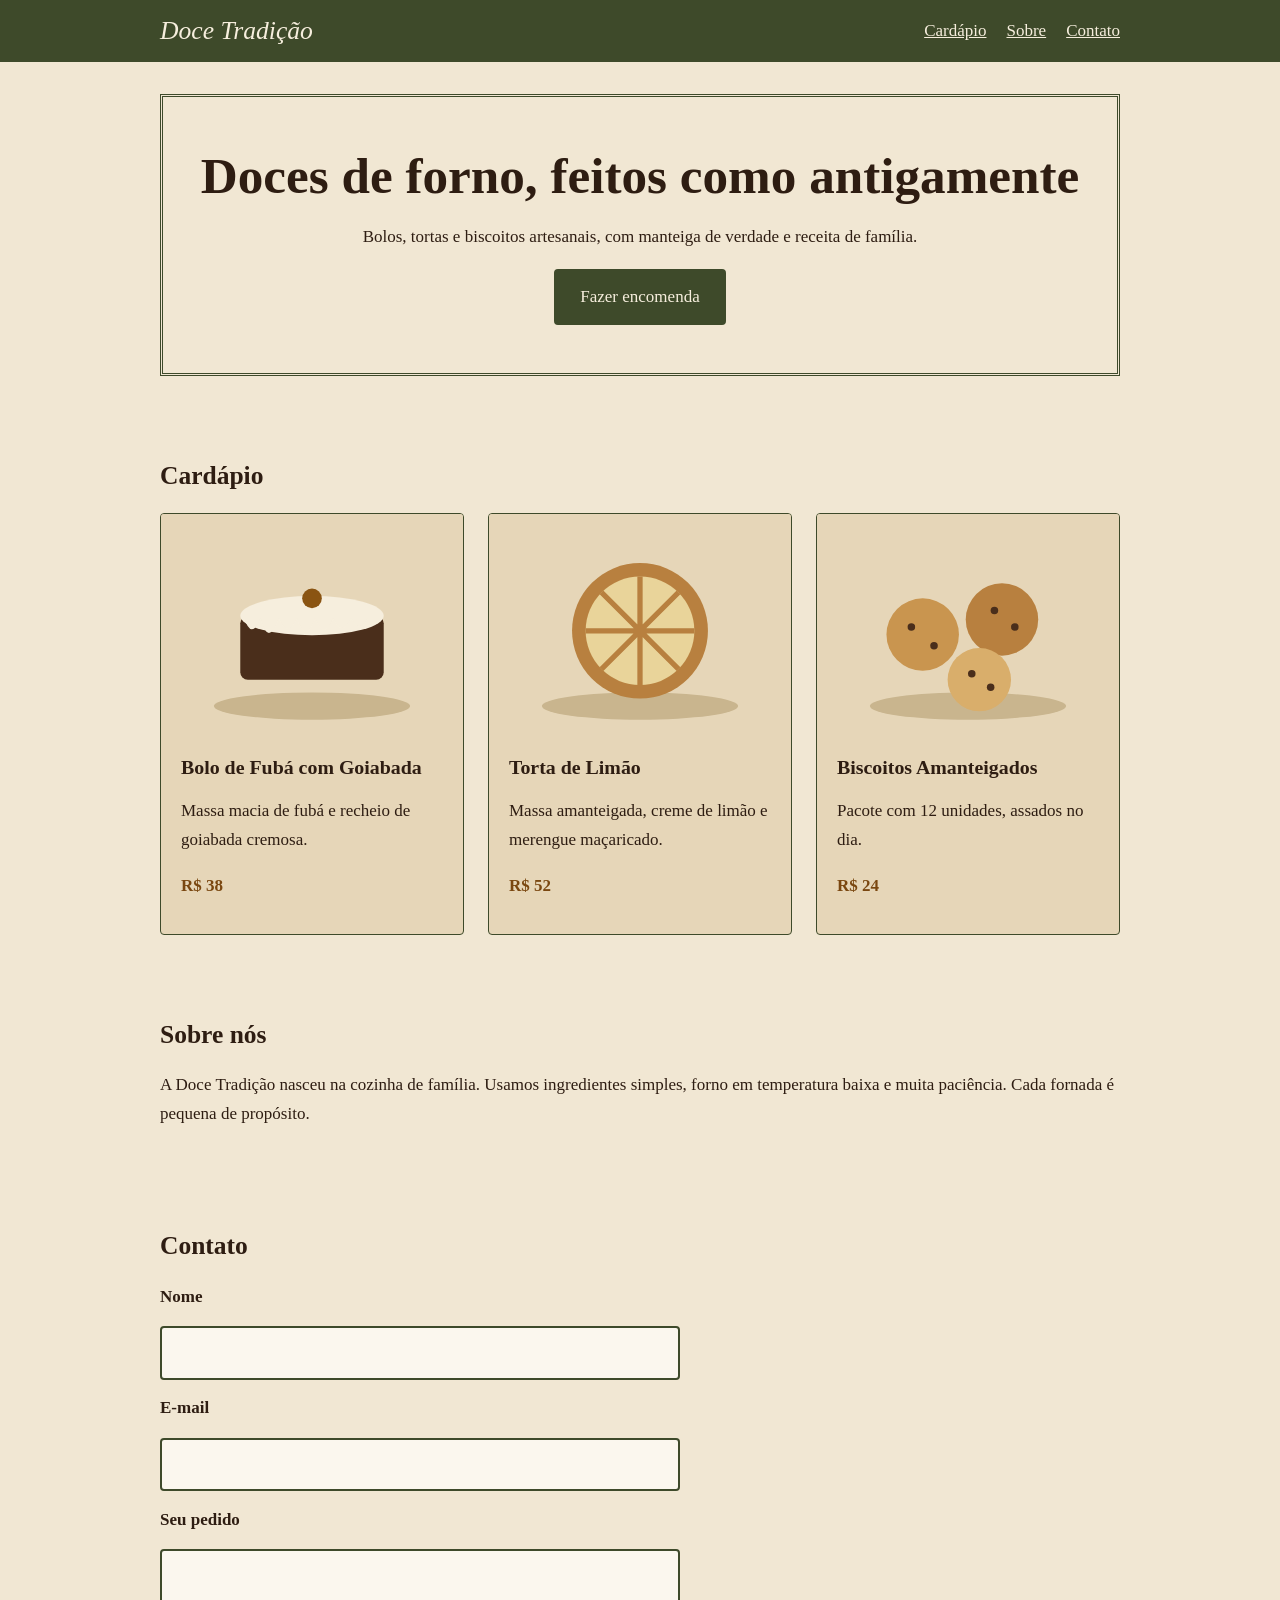
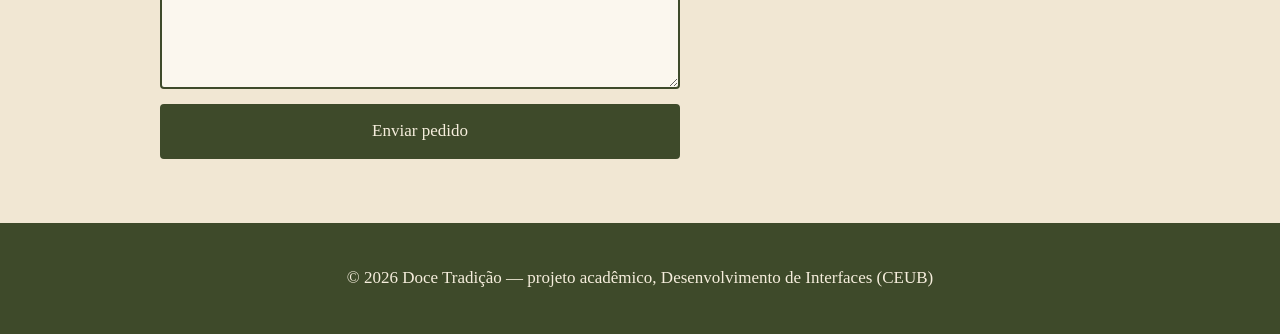
<file: fase-1/index.html>
<!DOCTYPE html>
<html lang="pt-BR">
<head>
<meta charset="UTF-8">
<meta name="viewport" content="width=device-width, initial-scale=1">
<title>Doce Tradição — Confeitaria Artesanal</title>
<link rel="stylesheet" href="style.css">
</head>
<body>
<header><div class="container">
  <span class="logo">Doce Tradição</span>
  <nav><a href="#cardapio">Cardápio</a><a href="#sobre">Sobre</a><a href="#contato">Contato</a></nav>
</div></header>
<main class="container">
  <section class="hero">
    <h1>Doces de forno, feitos como antigamente</h1>
    <p>Bolos, tortas e biscoitos artesanais, com manteiga de verdade e receita de família.</p>
    <a class="btn" href="#contato">Fazer encomenda</a>
  </section>
  <section id="cardapio">
    <h2>Cardápio</h2>
    <div class="grid">
      <article class="card"><img src="img/bolo.svg" alt="Ilustração de um bolo rústico com cobertura de creme"><div class="card-body"><h3>Bolo de Fubá com Goiabada</h3><p>Massa macia de fubá e recheio de goiabada cremosa.</p><p class="preco">R$ 38</p></div></article>
      <article class="card"><img src="img/torta.svg" alt="Ilustração de uma torta artesanal"><div class="card-body"><h3>Torta de Limão</h3><p>Massa amanteigada, creme de limão e merengue maçaricado.</p><p class="preco">R$ 52</p></div></article>
      <article class="card"><img src="img/biscoito.svg" alt="Ilustração de biscoitos assados"><div class="card-body"><h3>Biscoitos Amanteigados</h3><p>Pacote com 12 unidades, assados no dia.</p><p class="preco">R$ 24</p></div></article>
    </div>
  </section>
  <section id="sobre">
    <h2>Sobre nós</h2>
    <p>A Doce Tradição nasceu na cozinha de família. Usamos ingredientes simples, forno em temperatura baixa e muita paciência. Cada fornada é pequena de propósito.</p>
  </section>
  <section id="contato">
    <h2>Contato</h2>
    <form action="#">
      <label for="nome">Nome</label><input id="nome" type="text" required>
      <label for="email">E-mail</label><input id="email" type="email" required>
      <label for="mensagem">Seu pedido</label><textarea id="mensagem" rows="4" required></textarea>
      <button class="btn" type="submit">Enviar pedido</button>
    </form>
  </section>
</main>
<footer><p>© 2026 Doce Tradição — projeto acadêmico, Desenvolvimento de Interfaces (CEUB)</p></footer>
</body>
</html>
</file>
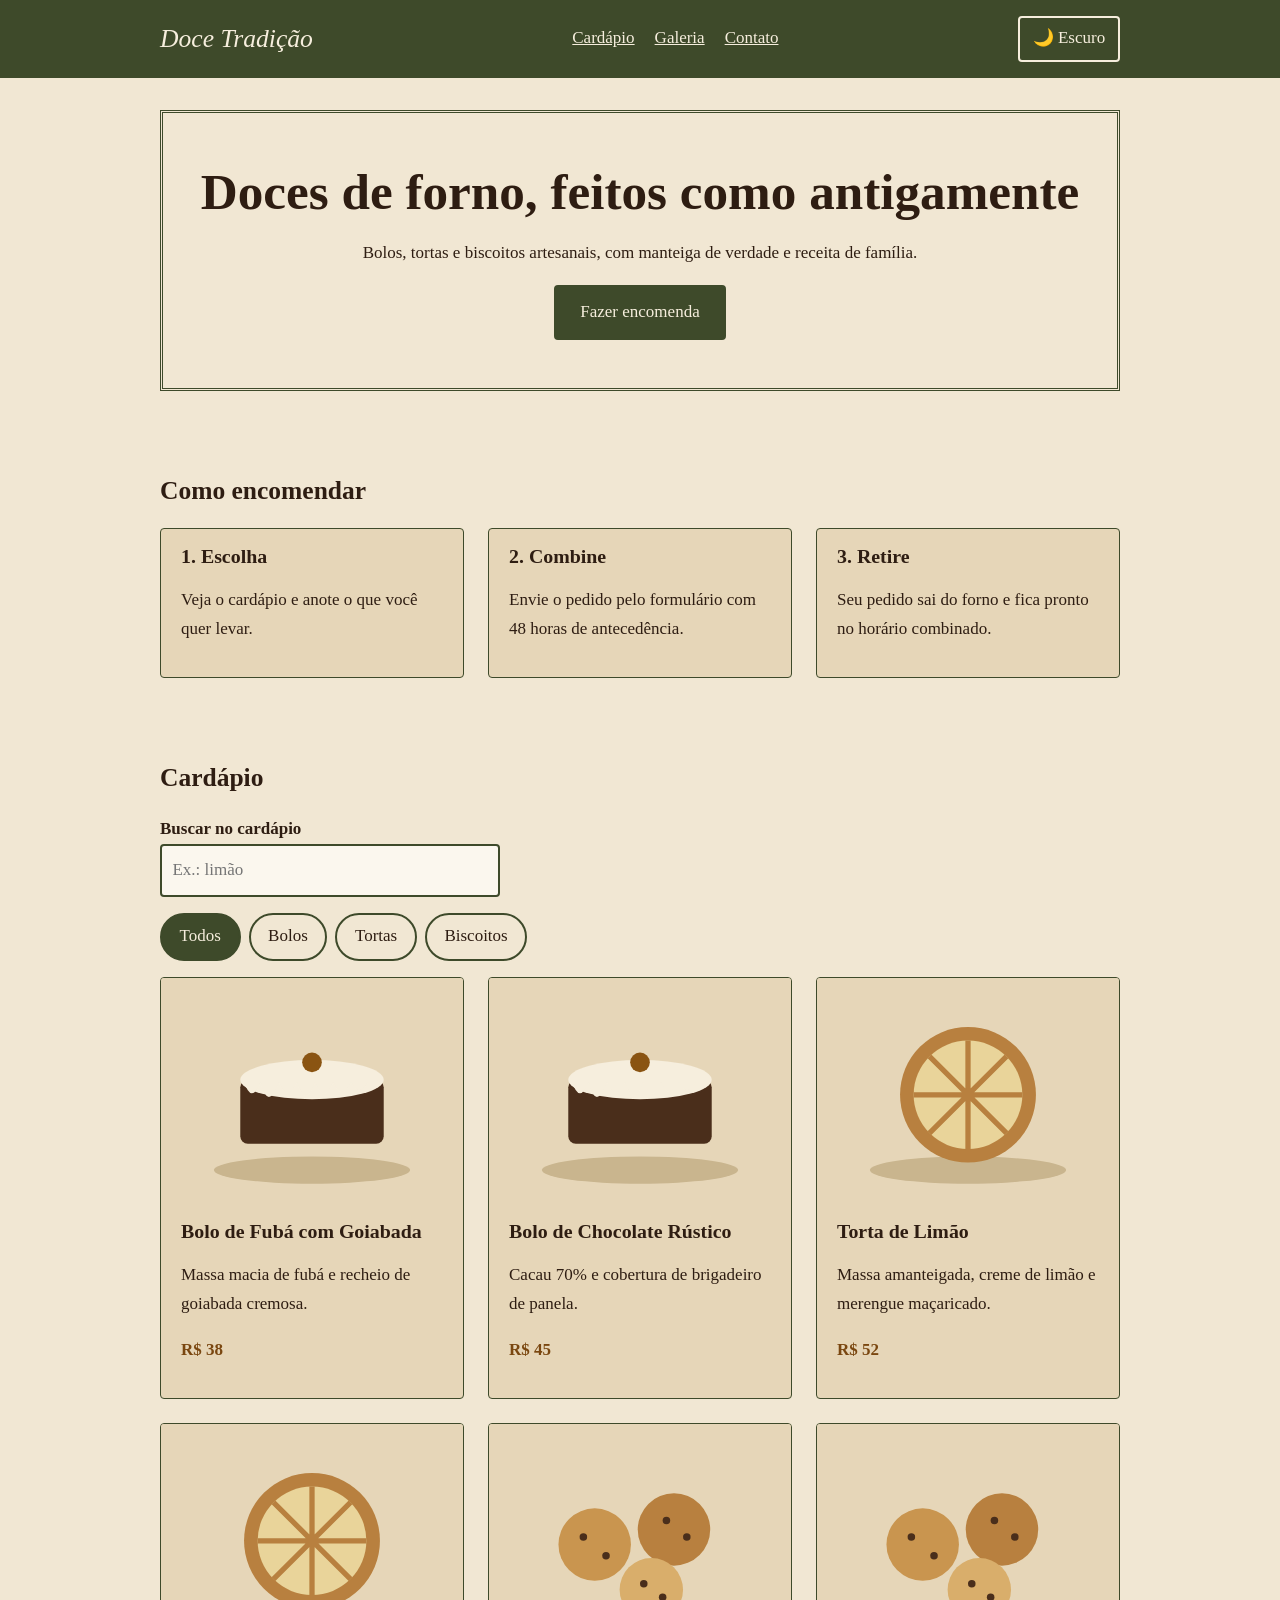
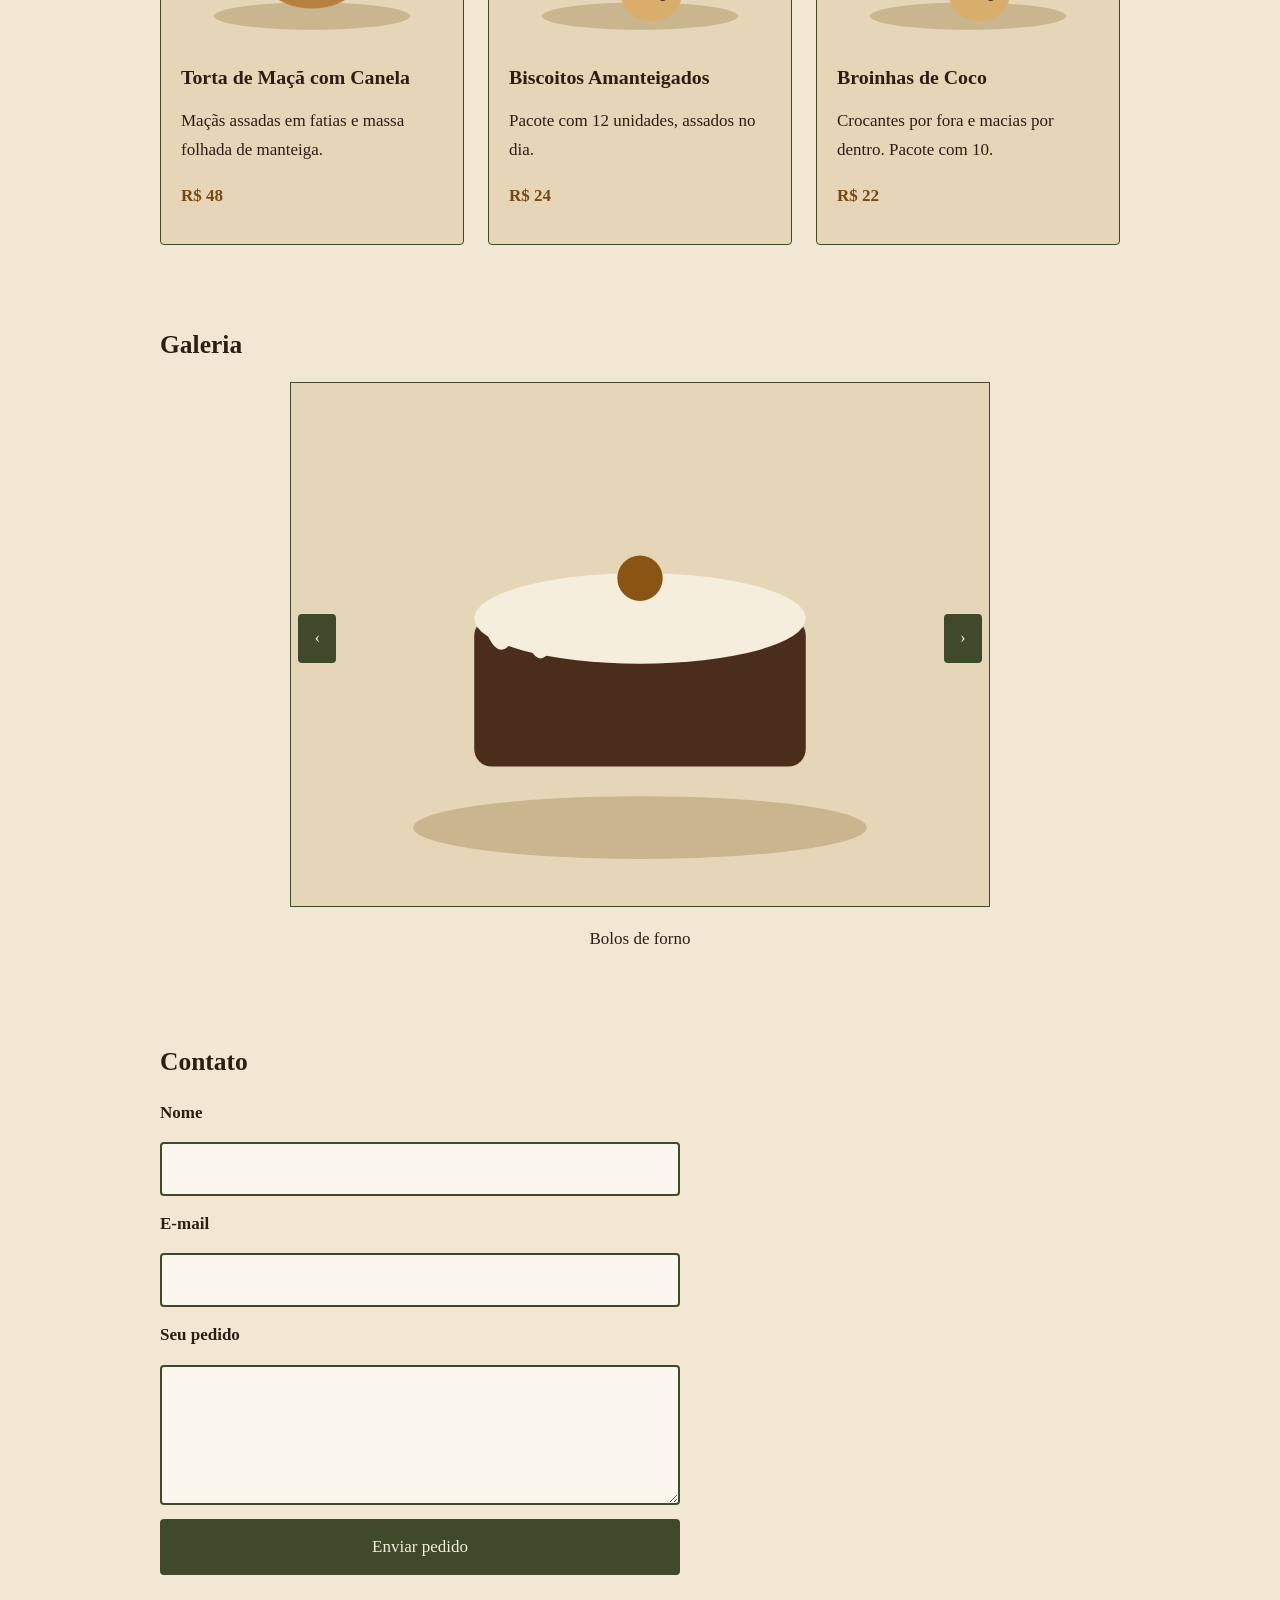
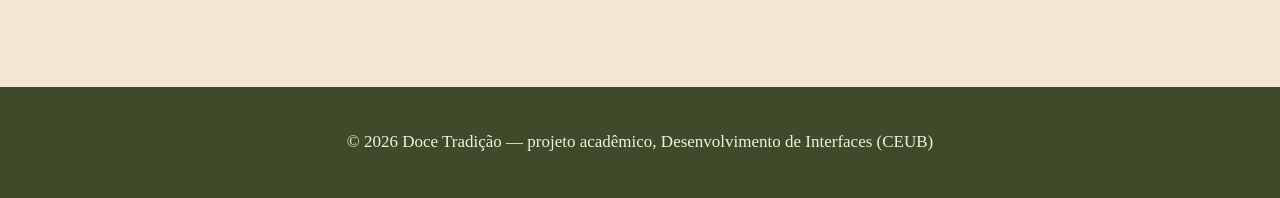
<file: fase-2/index.html>
<!DOCTYPE html>
<html lang="pt-BR">
<head>
<meta charset="UTF-8">
<meta name="viewport" content="width=device-width, initial-scale=1">
<title>Doce Tradição — Confeitaria Artesanal</title>
<link rel="stylesheet" href="style.css">
<script src="script.js" defer></script>
</head>
<body>
<header><div class="container">
  <span class="logo">Doce Tradição</span>
  <nav><a href="#cardapio">Cardápio</a><a href="#galeria">Galeria</a><a href="#contato">Contato</a></nav>
  <button id="tema" class="mini">🌙 Escuro</button>
</div></header>
<main class="container">
  <section class="hero">
    <h1>Doces de forno, feitos como antigamente</h1>
    <p>Bolos, tortas e biscoitos artesanais, com manteiga de verdade e receita de família.</p>
    <a class="btn" href="#contato">Fazer encomenda</a>
  </section>
  <section id="como">
    <h2>Como encomendar</h2>
    <div class="grid">
      <article class="card"><div class="card-body"><h3>1. Escolha</h3><p>Veja o cardápio e anote o que você quer levar.</p></div></article>
      <article class="card"><div class="card-body"><h3>2. Combine</h3><p>Envie o pedido pelo formulário com 48 horas de antecedência.</p></div></article>
      <article class="card"><div class="card-body"><h3>3. Retire</h3><p>Seu pedido sai do forno e fica pronto no horário combinado.</p></div></article>
    </div>
  </section>
  <section id="cardapio">
    <h2>Cardápio</h2>
    <label for="busca">Buscar no cardápio</label><br>
    <input id="busca" class="busca" type="search" placeholder="Ex.: limão">
    <div class="tabs" role="group" aria-label="Categorias">
      <button data-cat="todos" aria-pressed="true">Todos</button>
      <button data-cat="bolo" aria-pressed="false">Bolos</button>
      <button data-cat="torta" aria-pressed="false">Tortas</button>
      <button data-cat="biscoito" aria-pressed="false">Biscoitos</button>
    </div>
    <div id="produtos" class="grid">
      <article class="card" data-cat="bolo"><img src="img/bolo.svg" alt="Ilustração de um bolo rústico com cobertura de creme"><div class="card-body"><h3>Bolo de Fubá com Goiabada</h3><p>Massa macia de fubá e recheio de goiabada cremosa.</p><p class="preco">R$ 38</p></div></article>
      <article class="card" data-cat="bolo"><img src="img/bolo.svg" alt="Ilustração de um bolo rústico com cobertura de creme"><div class="card-body"><h3>Bolo de Chocolate Rústico</h3><p>Cacau 70% e cobertura de brigadeiro de panela.</p><p class="preco">R$ 45</p></div></article>
      <article class="card" data-cat="torta"><img src="img/torta.svg" alt="Ilustração de uma torta artesanal"><div class="card-body"><h3>Torta de Limão</h3><p>Massa amanteigada, creme de limão e merengue maçaricado.</p><p class="preco">R$ 52</p></div></article>
      <article class="card" data-cat="torta"><img src="img/torta.svg" alt="Ilustração de uma torta artesanal"><div class="card-body"><h3>Torta de Maçã com Canela</h3><p>Maçãs assadas em fatias e massa folhada de manteiga.</p><p class="preco">R$ 48</p></div></article>
      <article class="card" data-cat="biscoito"><img src="img/biscoito.svg" alt="Ilustração de biscoitos assados"><div class="card-body"><h3>Biscoitos Amanteigados</h3><p>Pacote com 12 unidades, assados no dia.</p><p class="preco">R$ 24</p></div></article>
      <article class="card" data-cat="biscoito"><img src="img/biscoito.svg" alt="Ilustração de biscoitos assados"><div class="card-body"><h3>Broinhas de Coco</h3><p>Crocantes por fora e macias por dentro. Pacote com 10.</p><p class="preco">R$ 22</p></div></article>
    </div>
  </section>
  <section id="galeria">
    <h2>Galeria</h2>
    <div class="carousel" aria-roledescription="carousel" aria-label="Galeria de doces">
      <figure class="slide active"><img src="img/bolo.svg" alt="Ilustração de um bolo rústico com cobertura de creme"><figcaption>Bolos de forno</figcaption></figure>
      <figure class="slide"><img src="img/torta.svg" alt="Ilustração de uma torta artesanal"><figcaption>Tortas da casa</figcaption></figure>
      <figure class="slide"><img src="img/biscoito.svg" alt="Ilustração de biscoitos assados"><figcaption>Biscoitos do dia</figcaption></figure>
      <button class="btn prev" aria-label="Slide anterior">‹</button>
      <button class="btn next" aria-label="Próximo slide">›</button>
    </div>
  </section>
  <section id="contato">
    <h2>Contato</h2>
    <form id="contato-form">
      <label for="nome">Nome</label><input id="nome" type="text" required>
      <label for="email">E-mail</label><input id="email" type="email" required>
      <label for="mensagem">Seu pedido</label><textarea id="mensagem" rows="4" required></textarea>
      <button class="btn" type="submit">Enviar pedido</button>
      <p id="msg" role="status"></p>
    </form>
  </section>
</main>
<footer><p>© 2026 Doce Tradição — projeto acadêmico, Desenvolvimento de Interfaces (CEUB)</p></footer>
</body>
</html>
</file>
<file: fase-1/style.css>
/* FASE 1 — base: variáveis de cor, layout, cartões, formulário, rodapé */
:root{--bg:#F1E7D3;--surface:#E6D6B8;--text:#2E1D12;--primary:#3E4A2A;--on-primary:#F6EEDD;--accent:#7A4710;--field:#FBF7EE;--border:#3E4A2A}
*{box-sizing:border-box}
body{margin:0;font:1.0625rem/1.7 Georgia,serif;background:var(--bg);color:var(--text)}
h1,h2,h3{font-family:Palatino,"Palatino Linotype","Book Antiqua",serif;line-height:1.2}
a{color:var(--accent)}
.container{max-width:1000px;margin:0 auto;padding:0 1.25rem}
header{background:var(--primary);color:var(--on-primary)}
header .container{display:flex;justify-content:space-between;align-items:center;flex-wrap:wrap;gap:.75rem;padding-block:1rem}
header a{color:var(--on-primary);margin-left:1.25rem}
.logo{font:italic 1.6rem Palatino,"Palatino Linotype",serif}
.hero{margin-block:2rem;padding:3rem 1.5rem;border:3px double var(--primary);text-align:center}
.hero h1{font-size:clamp(2rem,6vw,3.2rem);margin:0 0 .5rem}
section{padding:2rem 0}
.btn{display:inline-block;padding:.7rem 1.5rem;background:var(--primary);color:var(--on-primary);border:2px solid var(--primary);border-radius:4px;font:inherit;text-decoration:none;cursor:pointer}
.btn:hover{background:var(--accent);border-color:var(--accent)}
.grid{display:grid;grid-template-columns:repeat(auto-fit,minmax(250px,1fr));gap:1.5rem}
.card{background:var(--surface);border:1px solid var(--border);border-radius:4px;overflow:hidden}
.card img{display:block;width:100%;height:auto}
.card-body{padding:1rem 1.25rem}
.card h3{margin:0 0 .25rem}
.preco{font-weight:bold;color:var(--accent)}
form{display:grid;gap:.9rem;max-width:520px}
label{font-weight:bold}
input,textarea{width:100%;padding:.65rem;font:inherit;color:var(--text);background:var(--field);border:2px solid var(--border);border-radius:4px}
footer{background:var(--primary);color:var(--on-primary);text-align:center;padding:1.5rem 1rem;margin-top:2rem}
</file>
<file: fase-2/style.css>
/* FASE 1 — base: variáveis de cor, layout, cartões, formulário, rodapé */
:root{--bg:#F1E7D3;--surface:#E6D6B8;--text:#2E1D12;--primary:#3E4A2A;--on-primary:#F6EEDD;--accent:#7A4710;--field:#FBF7EE;--border:#3E4A2A}
*{box-sizing:border-box}
body{margin:0;font:1.0625rem/1.7 Georgia,serif;background:var(--bg);color:var(--text)}
h1,h2,h3{font-family:Palatino,"Palatino Linotype","Book Antiqua",serif;line-height:1.2}
a{color:var(--accent)}
.container{max-width:1000px;margin:0 auto;padding:0 1.25rem}
header{background:var(--primary);color:var(--on-primary)}
header .container{display:flex;justify-content:space-between;align-items:center;flex-wrap:wrap;gap:.75rem;padding-block:1rem}
header a{color:var(--on-primary);margin-left:1.25rem}
.logo{font:italic 1.6rem Palatino,"Palatino Linotype",serif}
.hero{margin-block:2rem;padding:3rem 1.5rem;border:3px double var(--primary);text-align:center}
.hero h1{font-size:clamp(2rem,6vw,3.2rem);margin:0 0 .5rem}
section{padding:2rem 0}
.btn{display:inline-block;padding:.7rem 1.5rem;background:var(--primary);color:var(--on-primary);border:2px solid var(--primary);border-radius:4px;font:inherit;text-decoration:none;cursor:pointer}
.btn:hover{background:var(--accent);border-color:var(--accent)}
.grid{display:grid;grid-template-columns:repeat(auto-fit,minmax(250px,1fr));gap:1.5rem}
.card{background:var(--surface);border:1px solid var(--border);border-radius:4px;overflow:hidden}
.card img{display:block;width:100%;height:auto}
.card-body{padding:1rem 1.25rem}
.card h3{margin:0 0 .25rem}
.preco{font-weight:bold;color:var(--accent)}
form{display:grid;gap:.9rem;max-width:520px}
label{font-weight:bold}
input,textarea{width:100%;padding:.65rem;font:inherit;color:var(--text);background:var(--field);border:2px solid var(--border);border-radius:4px}
footer{background:var(--primary);color:var(--on-primary);text-align:center;padding:1.5rem 1rem;margin-top:2rem}

/* FASE 2 — modo escuro, abas, busca, carrossel */
[data-theme=dark]{--bg:#1B1510;--surface:#2A2018;--text:#F1E7D3;--primary:#C9A15B;--on-primary:#1B1510;--accent:#E0B76B;--field:#120D09;--border:#C9A15B}
body{transition:background .3s,color .3s}
.mini{padding:.4rem .8rem;background:transparent;color:inherit;border:2px solid currentColor;border-radius:4px;font:inherit;cursor:pointer}
.tabs{display:flex;flex-wrap:wrap;gap:.5rem;margin:1rem 0}
.tabs button{padding:.45rem 1.1rem;background:transparent;color:var(--text);border:2px solid var(--border);border-radius:999px;font:inherit;cursor:pointer}
.tabs button[aria-pressed=true]{background:var(--primary);color:var(--on-primary)}
.hidden{display:none}
.busca{max-width:340px}
.carousel{position:relative;max-width:700px;margin:auto}
.slide{display:none;margin:0}
.slide.active{display:block}
.slide img{width:100%;height:auto;border:1px solid var(--border)}
.slide figcaption{text-align:center;padding:.5rem}
.carousel .btn{position:absolute;top:40%;padding:.5rem .9rem}
.prev{left:.5rem}.next{right:.5rem}
</file>
